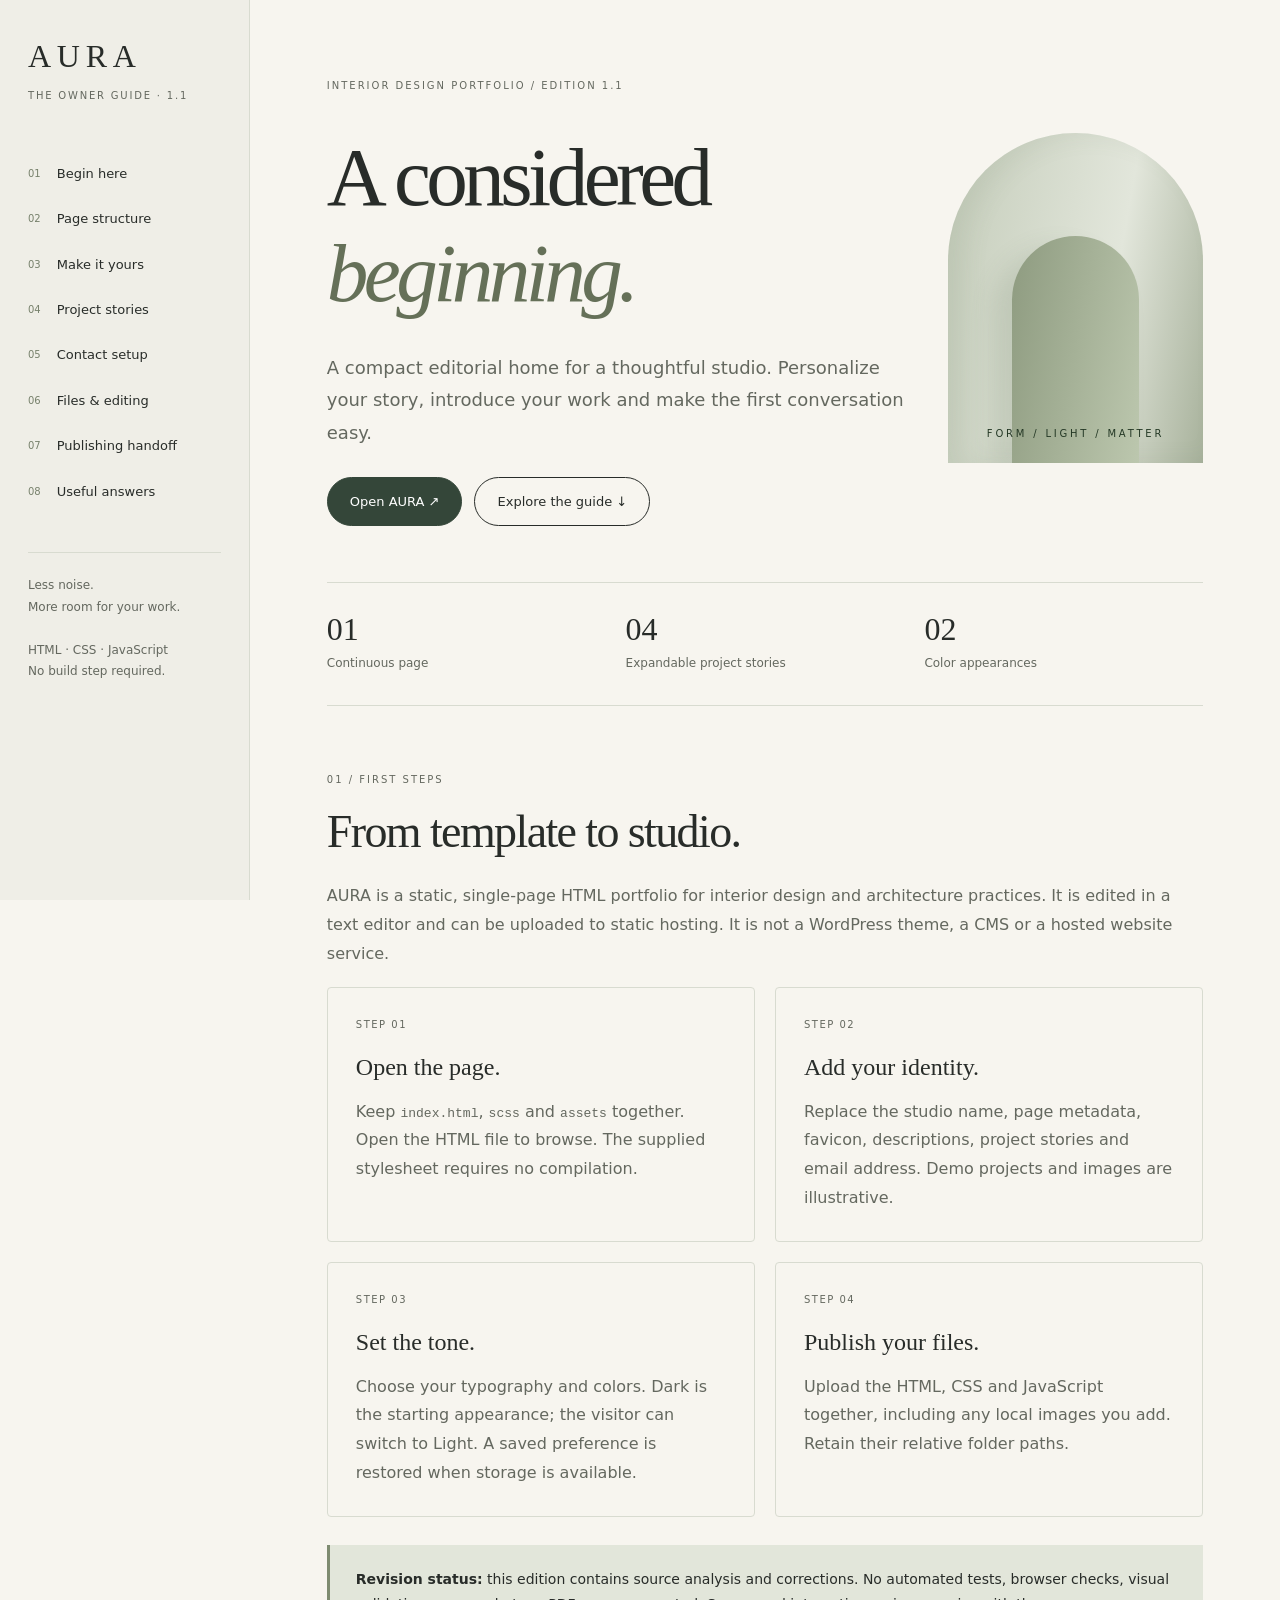
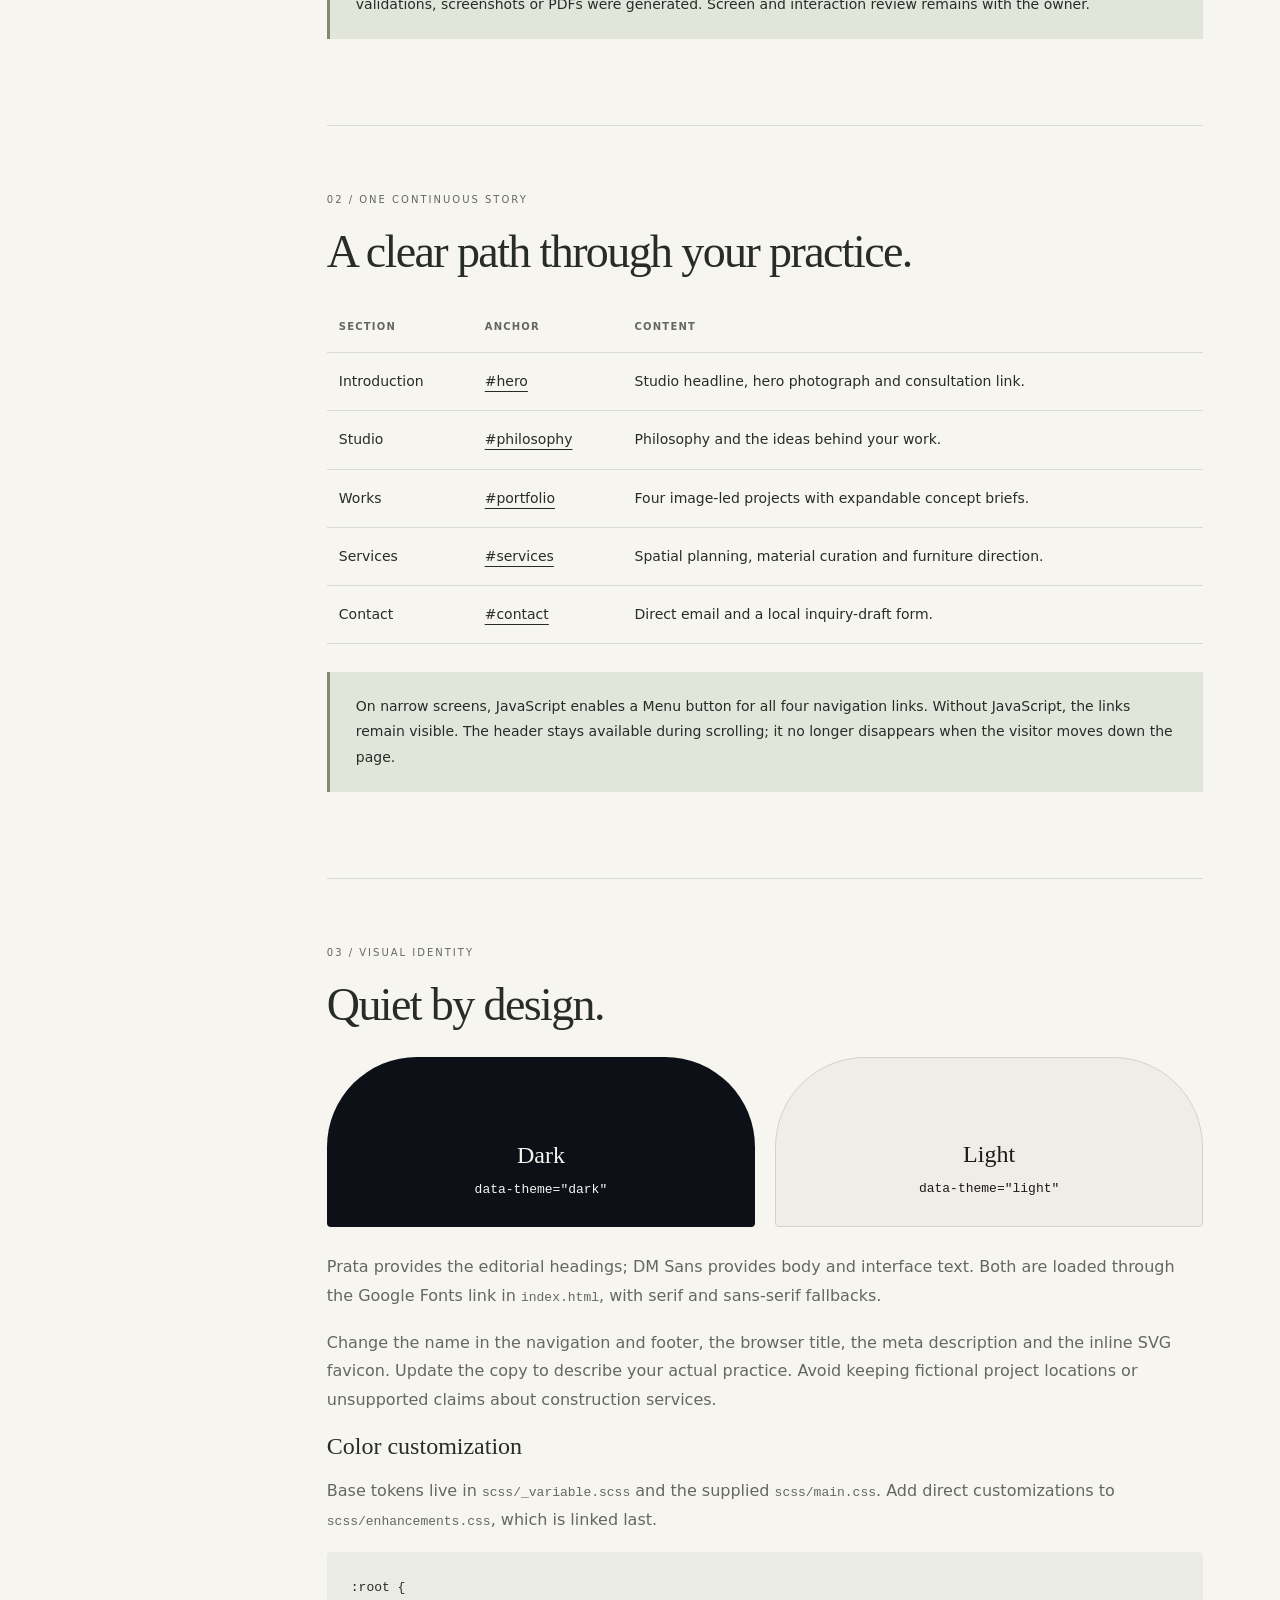
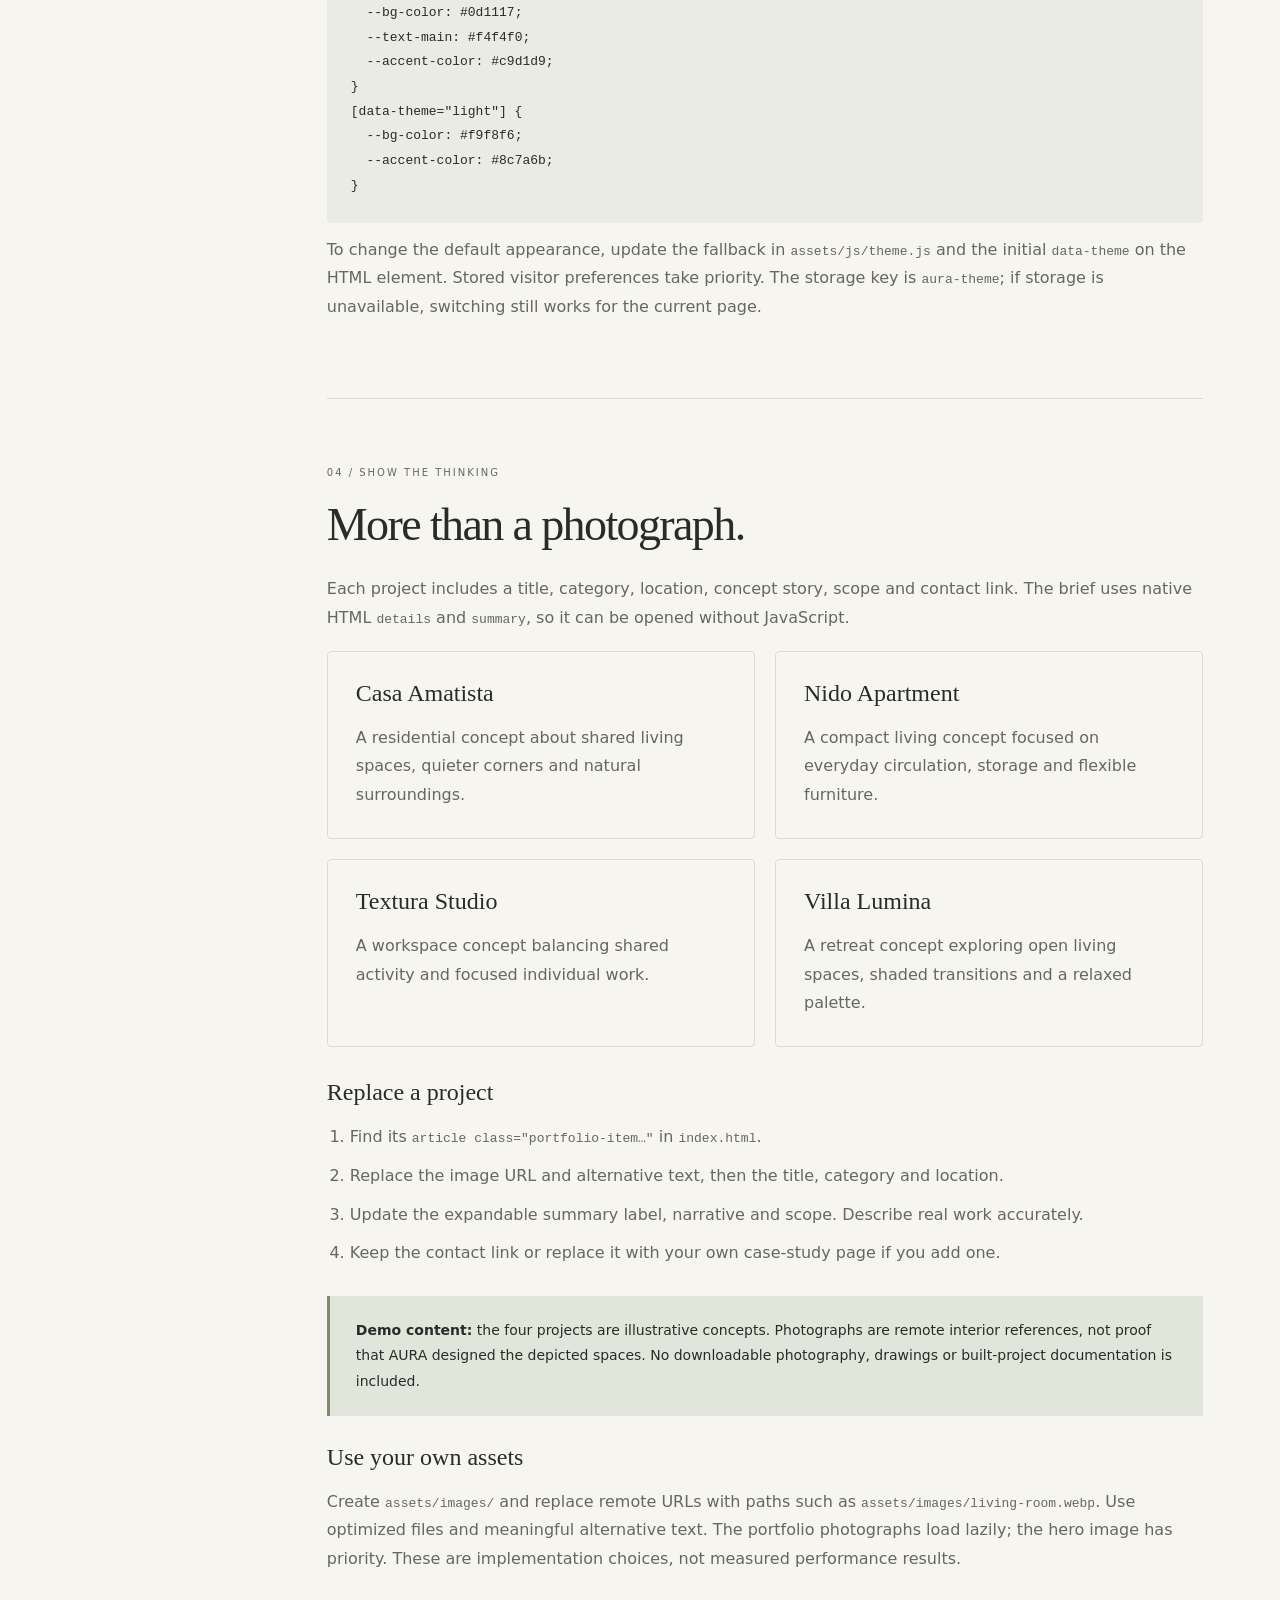
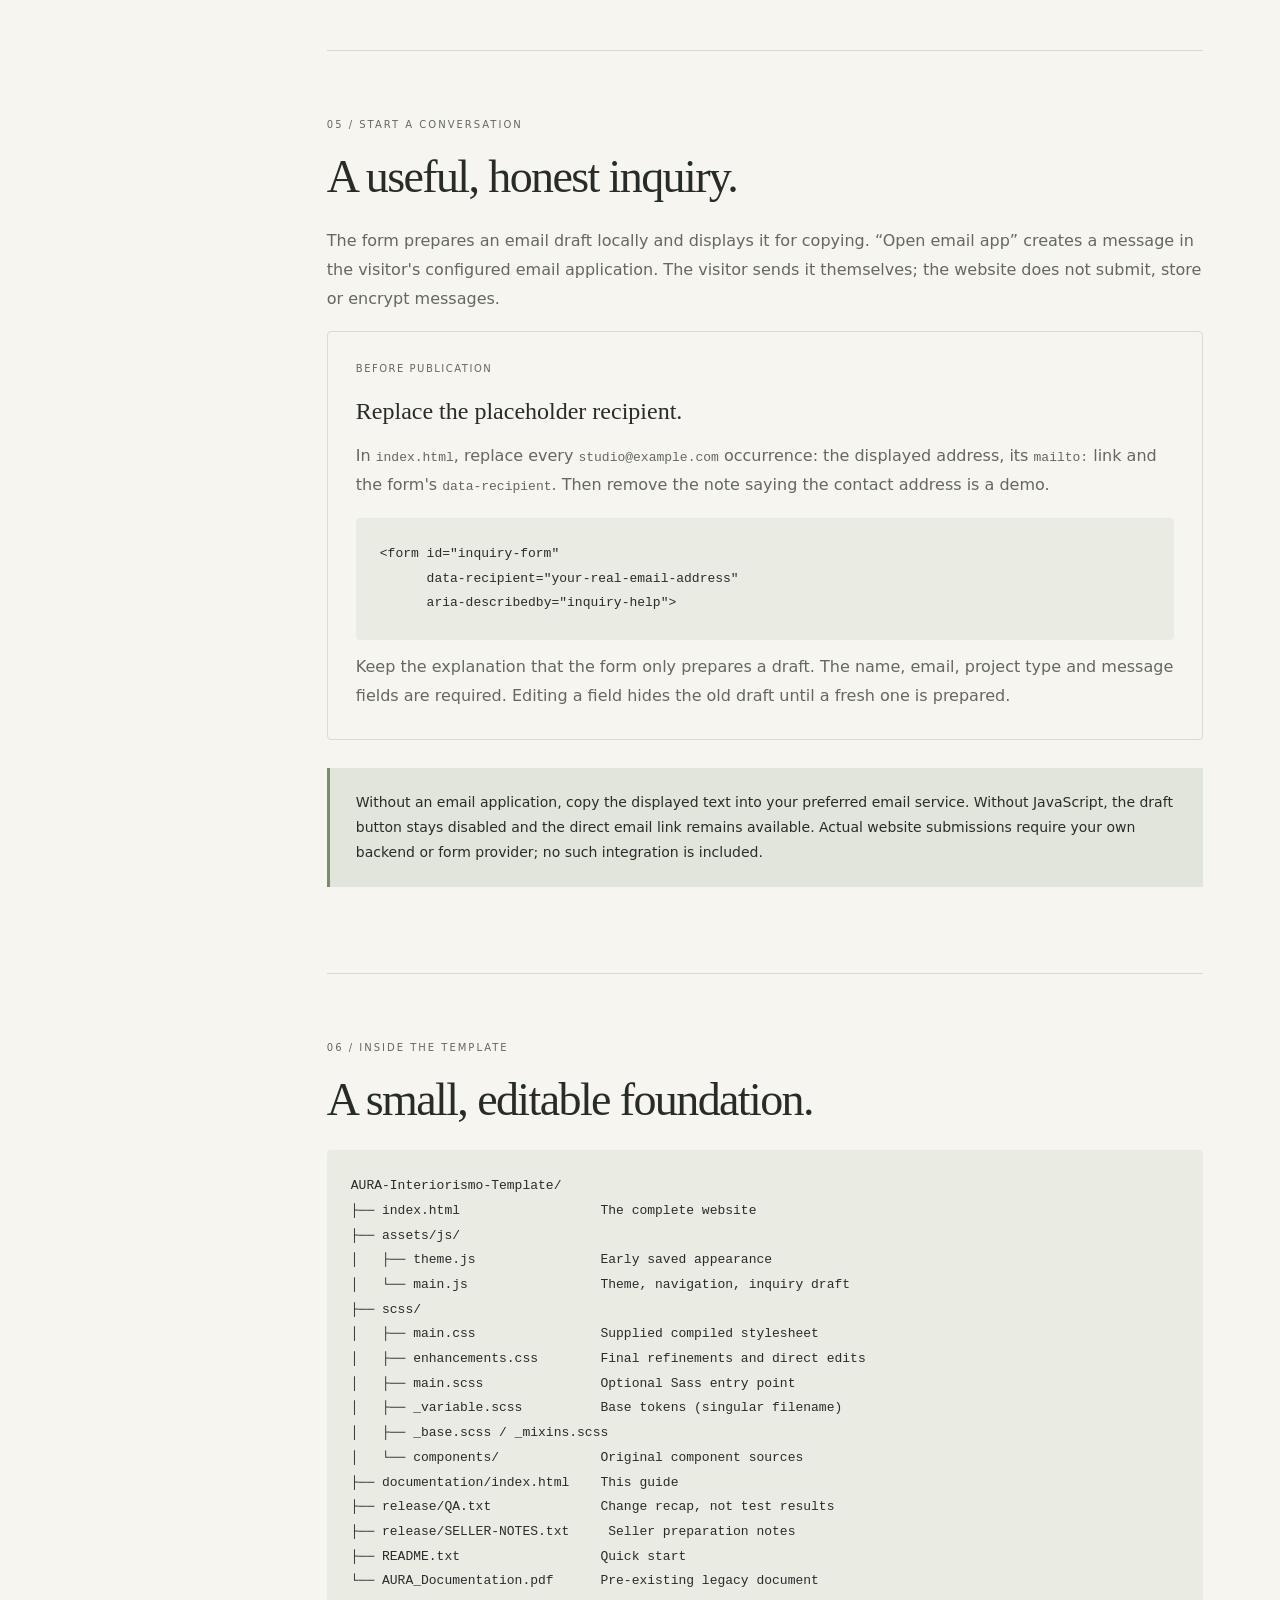
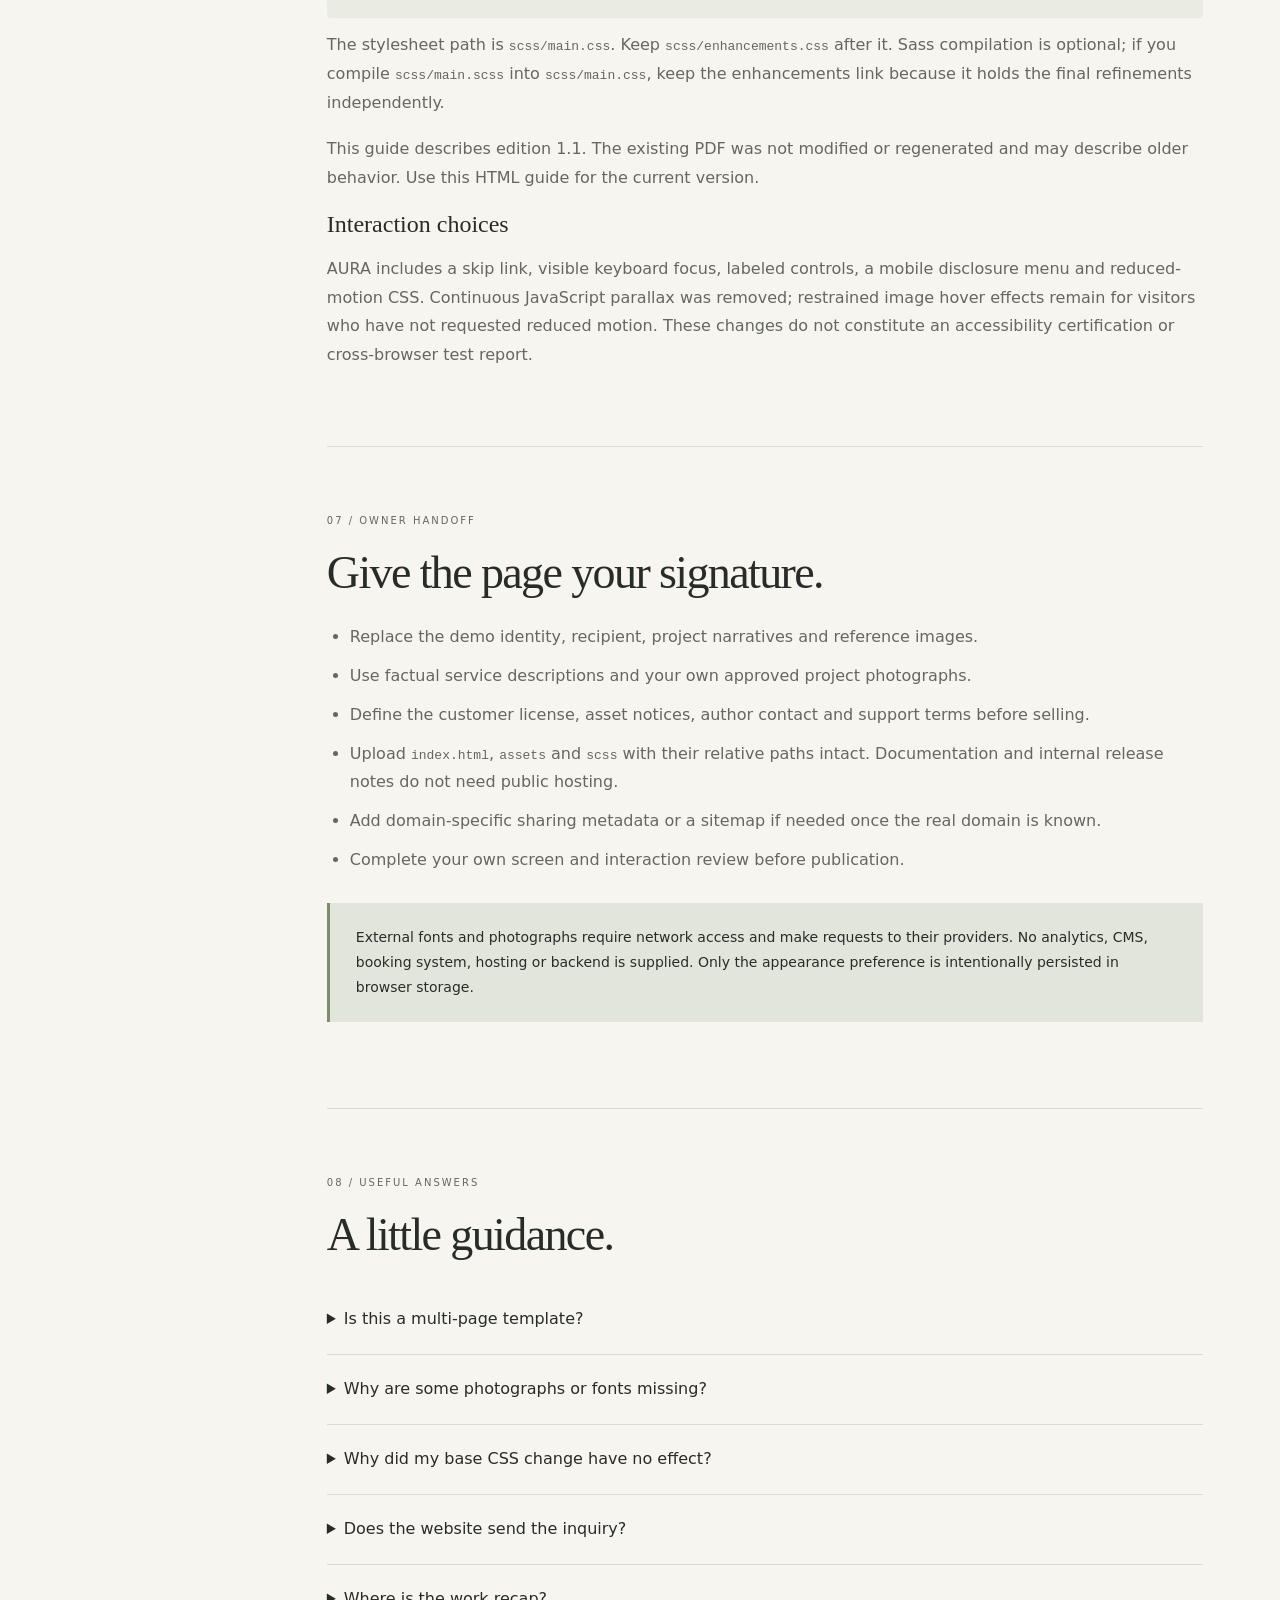
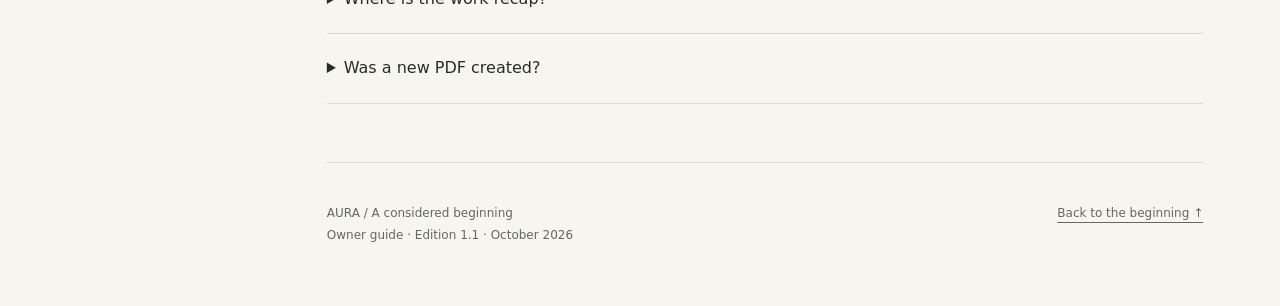
<file: documentation/index.html>
<!DOCTYPE html>
<html lang="en">
<head><meta charset="utf-8"><meta name="viewport" content="width=device-width, initial-scale=1"><title>AURA — A considered beginning</title><meta name="description" content="The owner guide for the AURA single-page interior design HTML template.">
<style>
:root{color-scheme:light;--paper:#f7f5ef;--ink:#282c29;--soft:#64685f;--line:#d8dbd0;--sage:#e2e6da;--deep:#344639}*{box-sizing:border-box}html{scroll-behavior:smooth;scroll-padding-top:28px}body{margin:0;background:var(--paper);color:var(--ink);font:16px/1.8 system-ui,sans-serif}a{color:inherit;text-underline-offset:5px}a:hover{color:#5b684c}a:focus-visible,summary:focus-visible{outline:3px solid #6c7654;outline-offset:5px}::selection{background:#d6dfc6}.skip{position:fixed;top:-100px;left:20px;background:var(--ink);color:white;padding:12px;z-index:20}.skip:focus{top:12px}aside{position:fixed;inset:0 auto 0 0;width:250px;padding:38px 28px;border-right:1px solid var(--line);overflow:auto;background:#efeee7}.logo{font:32px Georgia,serif;letter-spacing:.18em;text-decoration:none}.edition{font-size:10px;letter-spacing:.18em;color:var(--soft);text-transform:uppercase;margin:10px 0 48px}nav{display:grid;gap:4px}nav a{text-decoration:none;padding:9px 0;font-size:13px;display:flex;gap:16px}nav span{font-size:10px;color:#77816c;padding-top:3px}.aside-note{font-size:12px;color:var(--soft);border-top:1px solid var(--line);margin-top:40px;padding-top:22px}main{margin-left:250px;padding:0 6vw;max-width:1480px}.hero{padding:70px 0 56px;border-bottom:1px solid var(--line);display:grid;grid-template-columns:1.5fr .65fr;gap:32px;align-items:center}.eyebrow{text-transform:uppercase;font-size:10px;letter-spacing:.2em;color:var(--soft)}h1,h2,h3{font-family:Georgia,serif;line-height:1.16;font-weight:400}h1{font-size:clamp(48px,6.5vw,90px);letter-spacing:-.055em;margin:30px 0}h1 em{color:#657058}h2{font-size:clamp(32px,4vw,46px);letter-spacing:-.035em;margin:12px 0 24px}h3{font-size:24px;margin:0 0 16px}.lead{font-size:18px;color:var(--soft);max-width:600px}.sculpture{height:330px;border-radius:140px 140px 0 0;background:linear-gradient(100deg,#c5cdbb,#e2e6db 62%,#a8b29c);position:relative;overflow:hidden;box-shadow:inset 16px 0 25px #6f7b641c}.sculpture::after{content:'';position:absolute;bottom:0;left:25%;width:50%;height:69%;border-radius:90px 90px 0 0;background:linear-gradient(100deg,#8e9b80,#bcc7ae);box-shadow:-18px 12px 24px #50644925}.sculpture span{position:absolute;bottom:20px;left:0;right:0;z-index:1;text-align:center;letter-spacing:.28em;font-size:10px;color:#243825}.actions{display:flex;gap:12px;flex-wrap:wrap;margin-top:28px}.button{display:inline-block;padding:12px 22px;border:1px solid var(--ink);border-radius:40px;text-decoration:none;font-size:13px}.button.primary{background:var(--deep);color:white;border-color:var(--deep)}.facts{display:grid;grid-template-columns:repeat(3,1fr);gap:20px;padding:28px 0;border-bottom:1px solid var(--line)}.facts strong{font:32px Georgia,serif;display:block}.facts span{color:var(--soft);font-size:12px}.chapter{padding:58px 0;border-bottom:1px solid var(--line)}p{margin:0 0 18px}.muted{color:var(--soft)}.grid{display:grid;grid-template-columns:1fr 1fr;gap:20px}.card{padding:28px;border:1px solid var(--line);border-radius:4px}.card .number{font-size:10px;letter-spacing:.15em;color:var(--soft);display:block;margin-bottom:20px}.card p:last-child{margin-bottom:0}.note{padding:22px 26px;background:var(--sage);border-left:3px solid #7e8b70;margin:28px 0;font-size:14px}.table-wrap{overflow:auto}table{width:100%;border-collapse:collapse;font-size:14px}td,th{text-align:left;border-bottom:1px solid var(--line);padding:16px 12px;vertical-align:top}th{font-size:10px;letter-spacing:.12em;text-transform:uppercase;color:var(--soft)}code{font:13px/1.8 ui-monospace,Consolas,monospace;overflow-wrap:anywhere}pre{background:#eaece3;padding:24px;border-radius:4px;white-space:pre-wrap;overflow-wrap:anywhere;font:13px/1.9 ui-monospace,Consolas,monospace}.palette{display:grid;grid-template-columns:1fr 1fr;gap:20px;margin:26px 0}.swatch{min-height:170px;padding:26px;border-radius:90px 90px 4px 4px;display:flex;align-items:center;justify-content:flex-end;flex-direction:column}.swatch h3{margin-bottom:8px}.dark{background:#0d1117;color:#f4f4f0}.light{background:#f0ede9;color:#1c1b1a;border:1px solid #d6d0c8}ol,ul{padding-left:23px;color:var(--soft)}li{margin:10px 0}details{border-bottom:1px solid var(--line);padding:20px 0}summary{cursor:pointer}details p{padding-top:16px;color:var(--soft)}footer{padding:40px 0 60px;display:flex;justify-content:space-between;font-size:12px;color:var(--soft);gap:24px}
@media(max-width:1050px){aside{width:210px;padding:30px 22px}main{margin-left:210px;padding:0 5vw}.hero{grid-template-columns:1fr}.sculpture{display:none}}@media(max-width:720px){aside{position:static;width:auto;padding:24px;border-right:0;border-bottom:1px solid var(--line)}.edition{margin:10px 0 20px}nav{grid-template-columns:1fr 1fr;gap:0 12px}.aside-note{display:none}main{margin:0;padding:0 24px}.hero{padding:44px 0}.grid{grid-template-columns:1fr}.chapter{padding:44px 0}.card{padding:24px}.facts{gap:12px}.facts strong{font-size:27px}.facts span{font-size:11px}.swatch{padding:18px;min-height:140px}.swatch h3{font-size:22px}footer{flex-direction:column}}@media(prefers-reduced-motion:reduce){html{scroll-behavior:auto}}
</style></head>
<body><a class="skip" href="#content">Skip to guide</a>
<aside><a class="logo" href="#top">AURA</a><p class="edition">The owner guide · 1.1</p><nav aria-label="Guide chapters"><a href="#start"><span>01</span>Begin here</a><a href="#structure"><span>02</span>Page structure</a><a href="#identity"><span>03</span>Make it yours</a><a href="#projects"><span>04</span>Project stories</a><a href="#contact"><span>05</span>Contact setup</a><a href="#source"><span>06</span>Files &amp; editing</a><a href="#handoff"><span>07</span>Publishing handoff</a><a href="#questions"><span>08</span>Useful answers</a></nav><p class="aside-note">Less noise.<br>More room for your work.<br><br>HTML · CSS · JavaScript<br>No build step required.</p></aside>
<main id="content"><header class="hero" id="top"><div><span class="eyebrow">Interior design portfolio / Edition 1.1</span><h1>A considered<br><em>beginning.</em></h1><p class="lead">A compact editorial home for a thoughtful studio. Personalize your story, introduce your work and make the first conversation easy.</p><div class="actions"><a class="button primary" href="../index.html">Open AURA ↗</a><a class="button" href="#start">Explore the guide ↓</a></div></div><div class="sculpture" aria-hidden="true"><span>FORM / LIGHT / MATTER</span></div></header>
<div class="facts"><div><strong>01</strong><span>Continuous page</span></div><div><strong>04</strong><span>Expandable project stories</span></div><div><strong>02</strong><span>Color appearances</span></div></div>
<section class="chapter" id="start"><span class="eyebrow">01 / First steps</span><h2>From template to studio.</h2><p class="muted">AURA is a static, single-page HTML portfolio for interior design and architecture practices. It is edited in a text editor and can be uploaded to static hosting. It is not a WordPress theme, a CMS or a hosted website service.</p><div class="grid"><article class="card"><span class="number">STEP 01</span><h3>Open the page.</h3><p class="muted">Keep <code>index.html</code>, <code>scss</code> and <code>assets</code> together. Open the HTML file to browse. The supplied stylesheet requires no compilation.</p></article><article class="card"><span class="number">STEP 02</span><h3>Add your identity.</h3><p class="muted">Replace the studio name, page metadata, favicon, descriptions, project stories and email address. Demo projects and images are illustrative.</p></article><article class="card"><span class="number">STEP 03</span><h3>Set the tone.</h3><p class="muted">Choose your typography and colors. Dark is the starting appearance; the visitor can switch to Light. A saved preference is restored when storage is available.</p></article><article class="card"><span class="number">STEP 04</span><h3>Publish your files.</h3><p class="muted">Upload the HTML, CSS and JavaScript together, including any local images you add. Retain their relative folder paths.</p></article></div><p class="note"><strong>Revision status:</strong> this edition contains source analysis and corrections. No automated tests, browser checks, visual validations, screenshots or PDFs were generated. Screen and interaction review remains with the owner.</p></section>
<section class="chapter" id="structure"><span class="eyebrow">02 / One continuous story</span><h2>A clear path through your practice.</h2><div class="table-wrap"><table><thead><tr><th>Section</th><th>Anchor</th><th>Content</th></tr></thead><tbody><tr><td>Introduction</td><td><a href="../index.html#hero">#hero</a></td><td>Studio headline, hero photograph and consultation link.</td></tr><tr><td>Studio</td><td><a href="../index.html#philosophy">#philosophy</a></td><td>Philosophy and the ideas behind your work.</td></tr><tr><td>Works</td><td><a href="../index.html#portfolio">#portfolio</a></td><td>Four image-led projects with expandable concept briefs.</td></tr><tr><td>Services</td><td><a href="../index.html#services">#services</a></td><td>Spatial planning, material curation and furniture direction.</td></tr><tr><td>Contact</td><td><a href="../index.html#contact">#contact</a></td><td>Direct email and a local inquiry-draft form.</td></tr></tbody></table></div><p class="note">On narrow screens, JavaScript enables a Menu button for all four navigation links. Without JavaScript, the links remain visible. The header stays available during scrolling; it no longer disappears when the visitor moves down the page.</p></section>
<section class="chapter" id="identity"><span class="eyebrow">03 / Visual identity</span><h2>Quiet by design.</h2><div class="palette"><div class="swatch dark"><h3>Dark</h3><code>data-theme="dark"</code></div><div class="swatch light"><h3>Light</h3><code>data-theme="light"</code></div></div><p class="muted">Prata provides the editorial headings; DM Sans provides body and interface text. Both are loaded through the Google Fonts link in <code>index.html</code>, with serif and sans-serif fallbacks.</p><p class="muted">Change the name in the navigation and footer, the browser title, the meta description and the inline SVG favicon. Update the copy to describe your actual practice. Avoid keeping fictional project locations or unsupported claims about construction services.</p><h3>Color customization</h3><p class="muted">Base tokens live in <code>scss/_variable.scss</code> and the supplied <code>scss/main.css</code>. Add direct customizations to <code>scss/enhancements.css</code>, which is linked last.</p><pre>:root {
  --bg-color: #0d1117;
  --text-main: #f4f4f0;
  --accent-color: #c9d1d9;
}
[data-theme="light"] {
  --bg-color: #f9f8f6;
  --accent-color: #8c7a6b;
}</pre><p class="muted">To change the default appearance, update the fallback in <code>assets/js/theme.js</code> and the initial <code>data-theme</code> on the HTML element. Stored visitor preferences take priority. The storage key is <code>aura-theme</code>; if storage is unavailable, switching still works for the current page.</p></section>
<section class="chapter" id="projects"><span class="eyebrow">04 / Show the thinking</span><h2>More than a photograph.</h2><p class="muted">Each project includes a title, category, location, concept story, scope and contact link. The brief uses native HTML <code>details</code> and <code>summary</code>, so it can be opened without JavaScript.</p><div class="grid"><article class="card"><h3>Casa Amatista</h3><p class="muted">A residential concept about shared living spaces, quieter corners and natural surroundings.</p></article><article class="card"><h3>Nido Apartment</h3><p class="muted">A compact living concept focused on everyday circulation, storage and flexible furniture.</p></article><article class="card"><h3>Textura Studio</h3><p class="muted">A workspace concept balancing shared activity and focused individual work.</p></article><article class="card"><h3>Villa Lumina</h3><p class="muted">A retreat concept exploring open living spaces, shaded transitions and a relaxed palette.</p></article></div><h3 style="margin-top:32px">Replace a project</h3><ol><li>Find its <code>article class="portfolio-item…"</code> in <code>index.html</code>.</li><li>Replace the image URL and alternative text, then the title, category and location.</li><li>Update the expandable summary label, narrative and scope. Describe real work accurately.</li><li>Keep the contact link or replace it with your own case-study page if you add one.</li></ol><p class="note"><strong>Demo content:</strong> the four projects are illustrative concepts. Photographs are remote interior references, not proof that AURA designed the depicted spaces. No downloadable photography, drawings or built-project documentation is included.</p><h3>Use your own assets</h3><p class="muted">Create <code>assets/images/</code> and replace remote URLs with paths such as <code>assets/images/living-room.webp</code>. Use optimized files and meaningful alternative text. The portfolio photographs load lazily; the hero image has priority. These are implementation choices, not measured performance results.</p></section>
<section class="chapter" id="contact"><span class="eyebrow">05 / Start a conversation</span><h2>A useful, honest inquiry.</h2><p class="muted">The form prepares an email draft locally and displays it for copying. “Open email app” creates a message in the visitor's configured email application. The visitor sends it themselves; the website does not submit, store or encrypt messages.</p><div class="card"><span class="number">BEFORE PUBLICATION</span><h3>Replace the placeholder recipient.</h3><p class="muted">In <code>index.html</code>, replace every <code>studio@example.com</code> occurrence: the displayed address, its <code>mailto:</code> link and the form's <code>data-recipient</code>. Then remove the note saying the contact address is a demo.</p><pre>&lt;form id="inquiry-form"
      data-recipient="your-real-email-address"
      aria-describedby="inquiry-help"&gt;</pre><p class="muted">Keep the explanation that the form only prepares a draft. The name, email, project type and message fields are required. Editing a field hides the old draft until a fresh one is prepared.</p></div><p class="note">Without an email application, copy the displayed text into your preferred email service. Without JavaScript, the draft button stays disabled and the direct email link remains available. Actual website submissions require your own backend or form provider; no such integration is included.</p></section>
<section class="chapter" id="source"><span class="eyebrow">06 / Inside the template</span><h2>A small, editable foundation.</h2><pre>AURA-Interiorismo-Template/
├── index.html                  The complete website
├── assets/js/
│   ├── theme.js                Early saved appearance
│   └── main.js                 Theme, navigation, inquiry draft
├── scss/
│   ├── main.css                Supplied compiled stylesheet
│   ├── enhancements.css        Final refinements and direct edits
│   ├── main.scss               Optional Sass entry point
│   ├── _variable.scss          Base tokens (singular filename)
│   ├── _base.scss / _mixins.scss
│   └── components/             Original component sources
├── documentation/index.html    This guide
├── release/QA.txt              Change recap, not test results
├── release/SELLER-NOTES.txt     Seller preparation notes
├── README.txt                  Quick start
└── AURA_Documentation.pdf      Pre-existing legacy document</pre><p class="muted">The stylesheet path is <code>scss/main.css</code>. Keep <code>scss/enhancements.css</code> after it. Sass compilation is optional; if you compile <code>scss/main.scss</code> into <code>scss/main.css</code>, keep the enhancements link because it holds the final refinements independently.</p><p class="muted">This guide describes edition 1.1. The existing PDF was not modified or regenerated and may describe older behavior. Use this HTML guide for the current version.</p><h3>Interaction choices</h3><p class="muted">AURA includes a skip link, visible keyboard focus, labeled controls, a mobile disclosure menu and reduced-motion CSS. Continuous JavaScript parallax was removed; restrained image hover effects remain for visitors who have not requested reduced motion. These changes do not constitute an accessibility certification or cross-browser test report.</p></section>
<section class="chapter" id="handoff"><span class="eyebrow">07 / Owner handoff</span><h2>Give the page your signature.</h2><ul><li>Replace the demo identity, recipient, project narratives and reference images.</li><li>Use factual service descriptions and your own approved project photographs.</li><li>Define the customer license, asset notices, author contact and support terms before selling.</li><li>Upload <code>index.html</code>, <code>assets</code> and <code>scss</code> with their relative paths intact. Documentation and internal release notes do not need public hosting.</li><li>Add domain-specific sharing metadata or a sitemap if needed once the real domain is known.</li><li>Complete your own screen and interaction review before publication.</li></ul><p class="note">External fonts and photographs require network access and make requests to their providers. No analytics, CMS, booking system, hosting or backend is supplied. Only the appearance preference is intentionally persisted in browser storage.</p></section>
<section class="chapter" id="questions"><span class="eyebrow">08 / Useful answers</span><h2>A little guidance.</h2><details><summary>Is this a multi-page template?</summary><p>No. AURA is one continuous page, with four expandable project briefs. It is intentionally distinct from a multi-page portfolio such as NOIR.</p></details><details><summary>Why are some photographs or fonts missing?</summary><p>The demo loads those resources from external providers. Their availability depends on the network and provider. Replace reference images with authorized local files for control over your published assets.</p></details><details><summary>Why did my base CSS change have no effect?</summary><p>The selected appearance or enhancements.css may override the property. Add the matching theme selector to enhancements.css, which is loaded last.</p></details><details><summary>Does the website send the inquiry?</summary><p>No. It generates a local draft and opens an email link. The visitor must send the message in their email service. No delivery confirmation is shown.</p></details><details><summary>Where is the work recap?</summary><p><a href="../release/QA.txt">QA.txt</a> explains the source changes and states that no tests were performed. <a href="../release/SELLER-NOTES.txt">SELLER-NOTES.txt</a> contains listing copy and seller decisions.</p></details><details><summary>Was a new PDF created?</summary><p>No. The previous PDF remains unchanged. This HTML guide is the documentation created for edition 1.1.</p></details></section>
<footer><span>AURA / A considered beginning<br>Owner guide · Edition 1.1 · October 2026</span><a href="#top">Back to the beginning ↑</a></footer></main></body></html>
</file>
